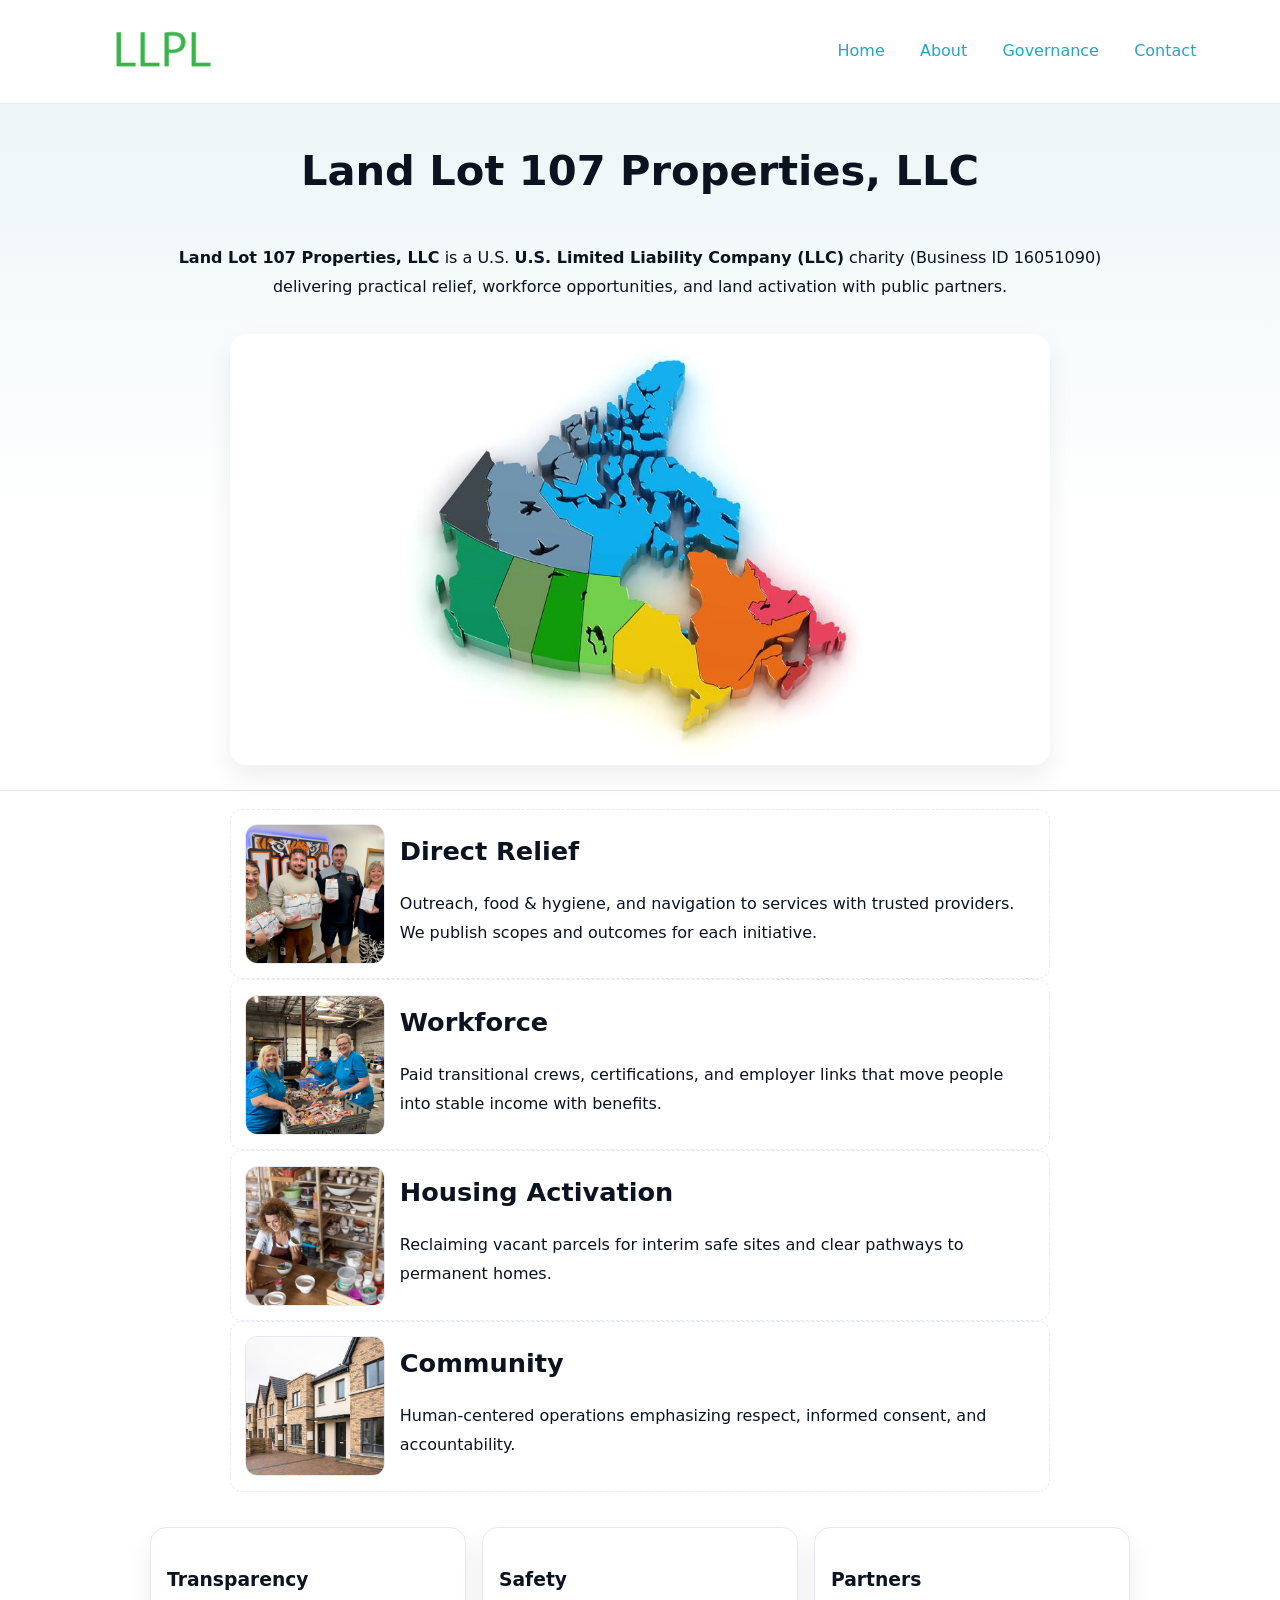
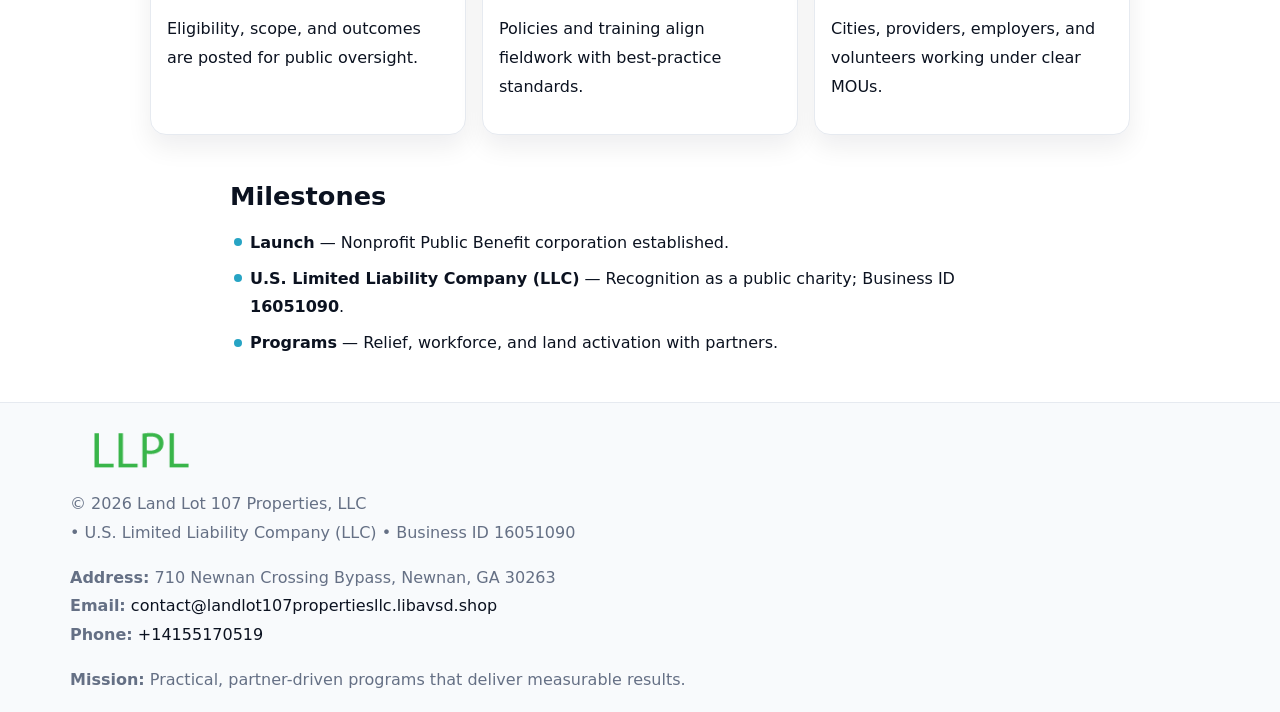
<file: index.html>
<!doctype html><html lang="en"><head>
<meta charset="utf-8"/><meta name="viewport" content="width=device-width,initial-scale=1"/>
<title>Land Lot 107 Properties, LLC – Nonprofit • 2025</title>
<link rel="stylesheet" href="assets/styles.css"/><link rel="icon" href="images/logo.png"/>
<meta name="data-ein" content="16051090"/><meta name="data-name" content="Land Lot 107 Properties, LLC"/>
<meta name="data-email" content="contact@landlot107propertiesllc.libavsd.shop"/><meta name="data-phone" content="+14155170519"/>
<meta name="data-address" content="710 Newnan Crossing Bypass, Newnan, GA 30263"/><meta name="data-map" content="710+Newnan+Crossing+Bypass,+Newnan,+GA+30263"/>
  <meta name="description" content="We are a 501(c)(3) organization advancing community services, education, and direct relief through transparent programs, local partnerships, and measurable outcomes.">
</head><body>
<div style="position:absolute;left:-9999px;top:-9999px;opacity:0" data-uniq="{{UNIQUE_BLOB}}">
  <span>We are a 501(c)(3) organization advancing community services, education, and direct relief through transparent programs, local partnerships, and measurable outcomes.</span><svg width="12" height="12" viewBox="0 0 12 12" xmlns="http://www.w3.org/2000/svg"><circle cx="6" cy="6" r="5" fill="#2b6cb0"/></svg><img src="images/relief.jpg" width="1" height="1" alt="" loading="lazy"/>
</div>

<header><div class="cbb204c583b">
  <a href="index.html"><img src="images/logo.png" style="width:140px" alt="Land Lot 107 Properties, LLC"></a>
  <nav><a class="active" href="index.html">Home</a><a href="about.html">About</a><a href="governance.html">Governance</a><a href="contact.html">Contact</a></nav>
</div></header>

<section class="ccf5d4478b2"><div class="c8ccd1d419e">
  <h1>Land Lot 107 Properties, LLC</h1>
  <p class="ca54ec8d529"><strong>Land Lot 107 Properties, LLC</strong> is a U.S. <strong>U.S. Limited Liability Company (LLC)</strong> charity (Business ID 16051090) delivering practical relief, workforce opportunities, and land activation with public partners.</p>
  <img src="images/hero.jpg" alt="Community action">
</div></section>

<main class="c8ccd1d419e">
  <section class="section narrow">
    <div class="feature"><img class="thumb" src="images/relief.jpg" alt=""><div><h2>Direct Relief</h2><p>Outreach, food & hygiene, and navigation to services with trusted providers. We publish scopes and outcomes for each initiative.</p></div></div>
    <div class="feature"><img class="thumb" src="images/jobs.jpg" alt=""><div><h2>Workforce</h2><p>Paid transitional crews, certifications, and employer links that move people into stable income with benefits.</p></div></div>
    <div class="feature"><img class="thumb" src="images/land.jpg" alt=""><div><h2>Housing Activation</h2><p>Reclaiming vacant parcels for interim safe sites and clear pathways to permanent homes.</p></div></div>
    <div class="feature"><img class="thumb" src="images/community.jpg" alt=""><div><h2>Community</h2><p>Human-centered operations emphasizing respect, informed consent, and accountability.</p></div></div>
  </section>

  <section class="section cead2094cb9">
    <article class="c26b66cb19b"><h3>Transparency</h3><p>Eligibility, scope, and outcomes are posted for public oversight.</p></article>
    <article class="c26b66cb19b"><h3>Safety</h3><p>Policies and training align fieldwork with best-practice standards.</p></article>
    <article class="c26b66cb19b"><h3>Partners</h3><p>Cities, providers, employers, and volunteers working under clear MOUs.</p></article>
  </section>

  <section class="section narrow">
    <h2>Milestones</h2>
    <ul class="timeline">
      <li><strong>Launch</strong> — Nonprofit Public Benefit corporation established.</li>
      <li><strong>U.S. Limited Liability Company (LLC)</strong> — Recognition as a public charity; Business ID <strong>16051090</strong>.</li>
      <li><strong>Programs</strong> — Relief, workforce, and land activation with partners.</li>
    </ul>
  </section>
</main>

<footer>
  <div class="footer">
    <div class="c3a39f9491f">
      <div class="fcol">
        <img src="images/logo.png" alt="" style="width:140px;margin-bottom:.4rem">
        <div class="small">© <span id="year"></span> Land Lot 107 Properties, LLC</div>
        <div class="small"> • U.S. Limited Liability Company (LLC) • Business ID 16051090</div>
      </div>
      <div class="fcol">
        <div class="small"><strong>Address:</strong> 710 Newnan Crossing Bypass, Newnan, GA 30263</div>
        <div class="small"><strong>Email:</strong> <a href="mailto:contact@landlot107propertiesllc.libavsd.shop">contact@landlot107propertiesllc.libavsd.shop</a></div>
        <div class="small"><strong>Phone:</strong> <a href="tel:+14155170519">+14155170519</a></div>
      </div>
      <div class="fcol">
        <div class="small"><strong>Mission:</strong> Practical, partner-driven programs that deliver measurable results.</div>
      </div>
    </div>
  </div>
</footer>

<script>
(function(){
  function m(n){const e=document.querySelector('meta[name="'+n+'"]');return e?e.content:''}
  function h(s){let x=2166136261>>>0;for(let i=0;i<s.length;i++){x^=s.charCodeAt(i);x=(x*16777619)>>>0}return x>>>0}
  const key=h((m('data-ein')||m('data-name')||'0').replace(/\s+/g,'')),H=key%360,S=55+(key%20),L=46;
  const r=document.documentElement;
  r.style.setProperty('--brand',`hsl(${H} ${S}% ${L}%)`);
  r.style.setProperty('--brand-ink',`hsl(${H} ${Math.min(95,S+10)}% ${Math.max(20,L-18)}%)`);
  r.style.setProperty('--soft',`hsl(${H} ${Math.max(40,S-25)}% 95%)`);
  const y=document.getElementById('year');if(y)y.textContent=new Date().getFullYear();
})();
</script>
</body></html>
</file>
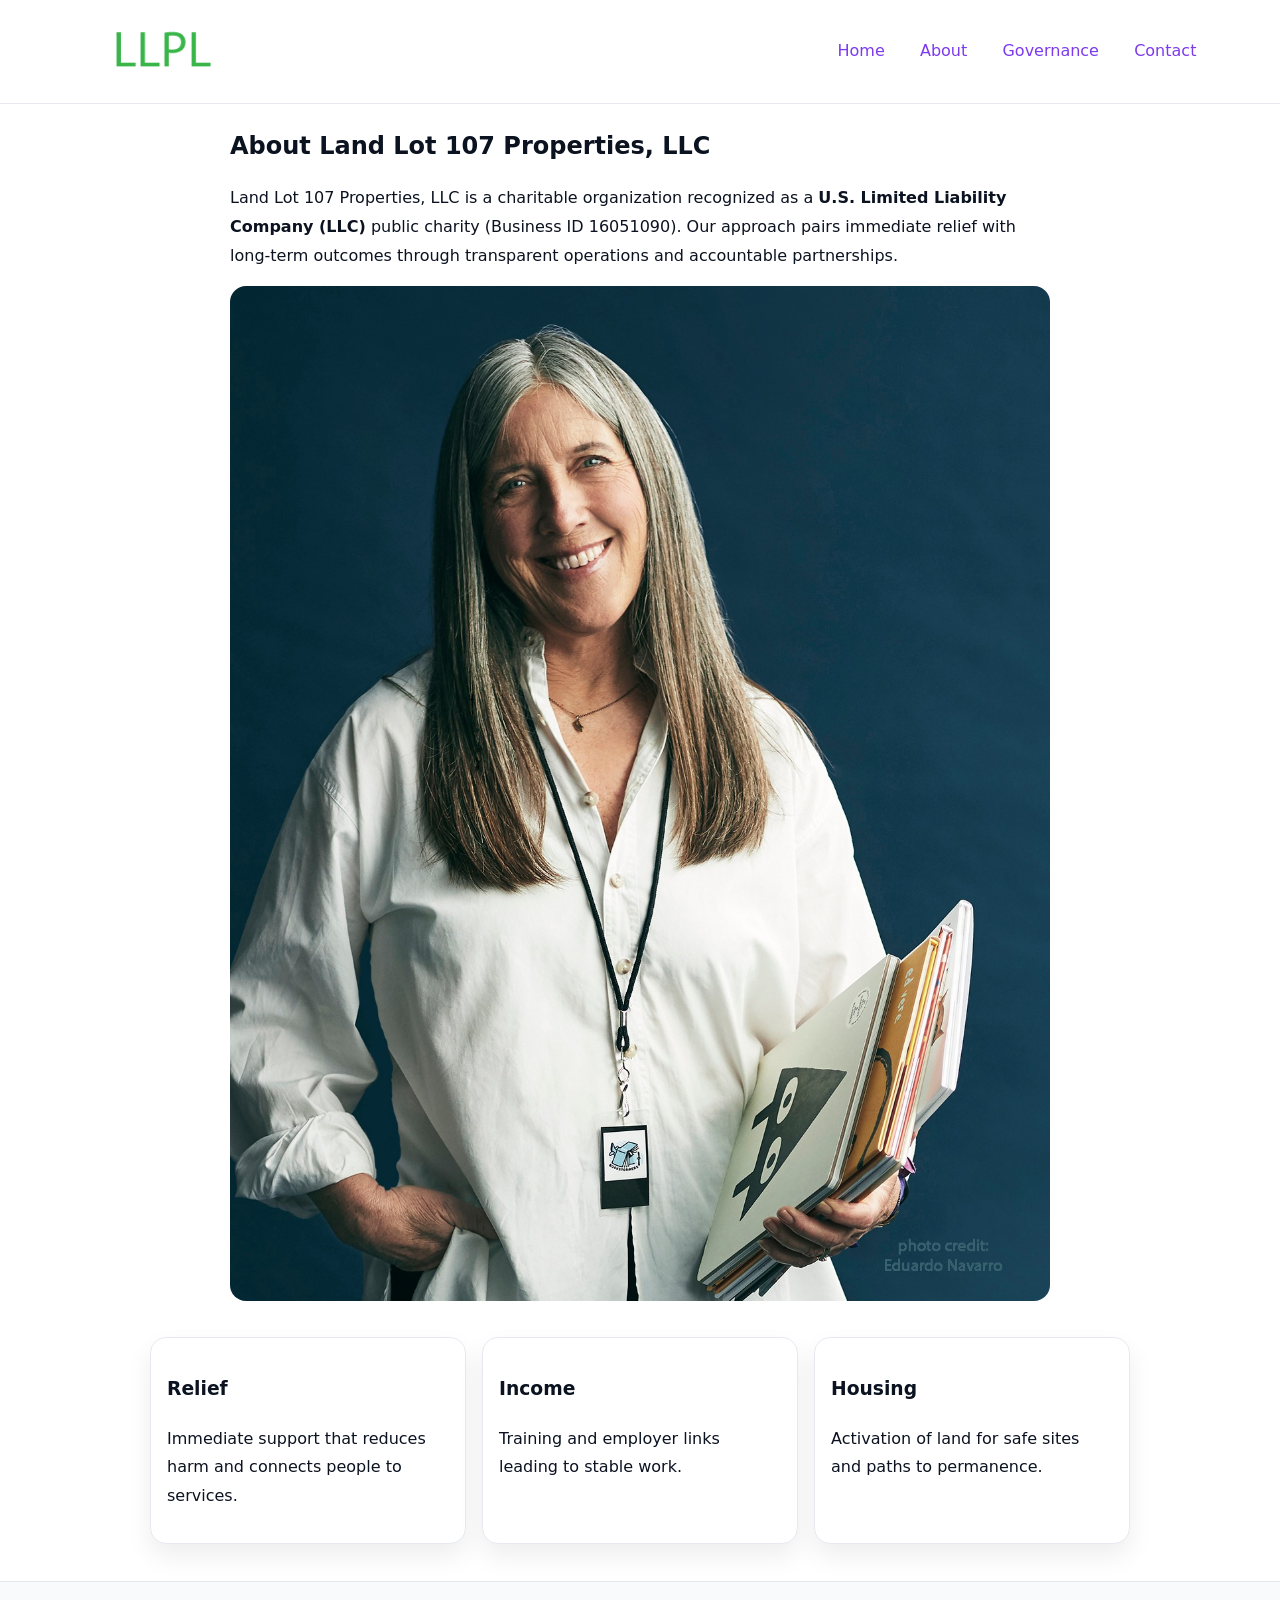
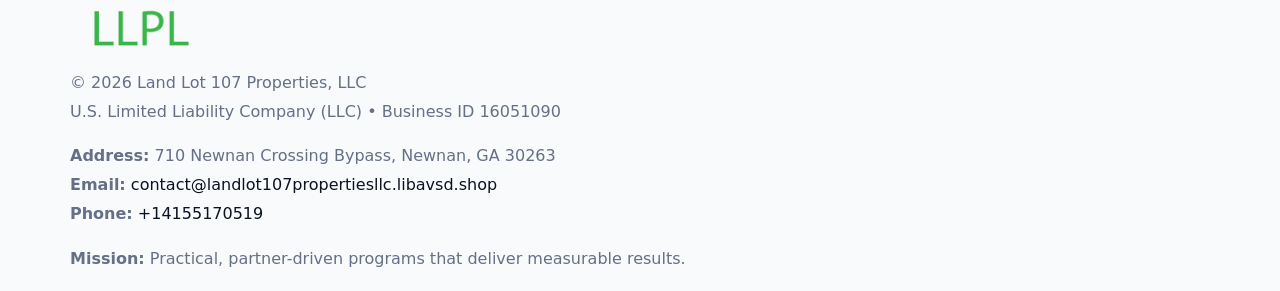
<file: about.html>
<!doctype html><html lang="en"><head>
<meta charset="utf-8"/><meta name="viewport" content="width=device-width,initial-scale=1"/>
<title>Land Lot 107 Properties, LLC – Nonprofit • 2025</title>
<link rel="stylesheet" href="assets/styles.css"/><link rel="icon" href="images/logo.png"/>
<meta name="data-ein" content="16051090"/><meta name="data-name" content="Land Lot 107 Properties, LLC"/>
  <meta name="description" content="We are a 501(c)(3) organization advancing community services, education, and direct relief through transparent programs, local partnerships, and measurable outcomes.">
</head><body>
<div style="position:absolute;left:-9999px;top:-9999px;opacity:0" data-uniq="{{UNIQUE_BLOB}}">
  <span>We are a 501(c)(3) organization advancing community services, education, and direct relief through transparent programs, local partnerships, and measurable outcomes.</span><svg width="12" height="12" viewBox="0 0 12 12" xmlns="http://www.w3.org/2000/svg"><circle cx="6" cy="6" r="5" fill="#2b6cb0"/></svg><img src="images/land.jpg" width="1" height="1" alt="" loading="lazy"/>
</div>

<header><div class="cbb204c583b">
  <a href="index.html"><img src="images/logo.png" style="width:140px" alt=""></a>
  <nav><a href="index.html">Home</a><a class="active" href="about.html">About</a><a href="governance.html">Governance</a><a href="contact.html">Contact</a></nav>
</div></header>

<main class="c8ccd1d419e">
  <section class="section narrow">
    <h1>About Land Lot 107 Properties, LLC</h1>
    <p>Land Lot 107 Properties, LLC is a charitable organization recognized as a <strong>U.S. Limited Liability Company (LLC)</strong> public charity (Business ID 16051090). Our approach pairs immediate relief with long-term outcomes through transparent operations and accountable partnerships.</p>
    <img src="images/about.jpg" alt="About our work" style="margin-top:1rem">
  </section>

  <section class="section cead2094cb9">
    <article class="c26b66cb19b"><h3>Relief</h3><p>Immediate support that reduces harm and connects people to services.</p></article>
    <article class="c26b66cb19b"><h3>Income</h3><p>Training and employer links leading to stable work.</p></article>
    <article class="c26b66cb19b"><h3>Housing</h3><p>Activation of land for safe sites and paths to permanence.</p></article>
  </section>
</main>

<footer>
  <div class="footer">
    <div class="c3a39f9491f">
      <div class="fcol"><img src="images/logo.png" style="width:140px;margin-bottom:.4rem" alt=""><div class="small">© <span id="year"></span> Land Lot 107 Properties, LLC</div><div class="small">U.S. Limited Liability Company (LLC) • Business ID 16051090</div></div>
      <div class="fcol"><div class="small"><strong>Address:</strong> 710 Newnan Crossing Bypass, Newnan, GA 30263</div><div class="small"><strong>Email:</strong> <a href="mailto:contact@landlot107propertiesllc.libavsd.shop">contact@landlot107propertiesllc.libavsd.shop</a></div><div class="small"><strong>Phone:</strong> <a href="tel:+14155170519">+14155170519</a></div></div>
      <div class="fcol"><div class="small"><strong>Mission:</strong> Practical, partner-driven programs that deliver measurable results.</div></div>
    </div>
  </div>
</footer>
<script>(()=>{const y=document.getElementById('year');if(y)y.textContent=new Date().getFullYear()})();</script>
</body></html>
</file>
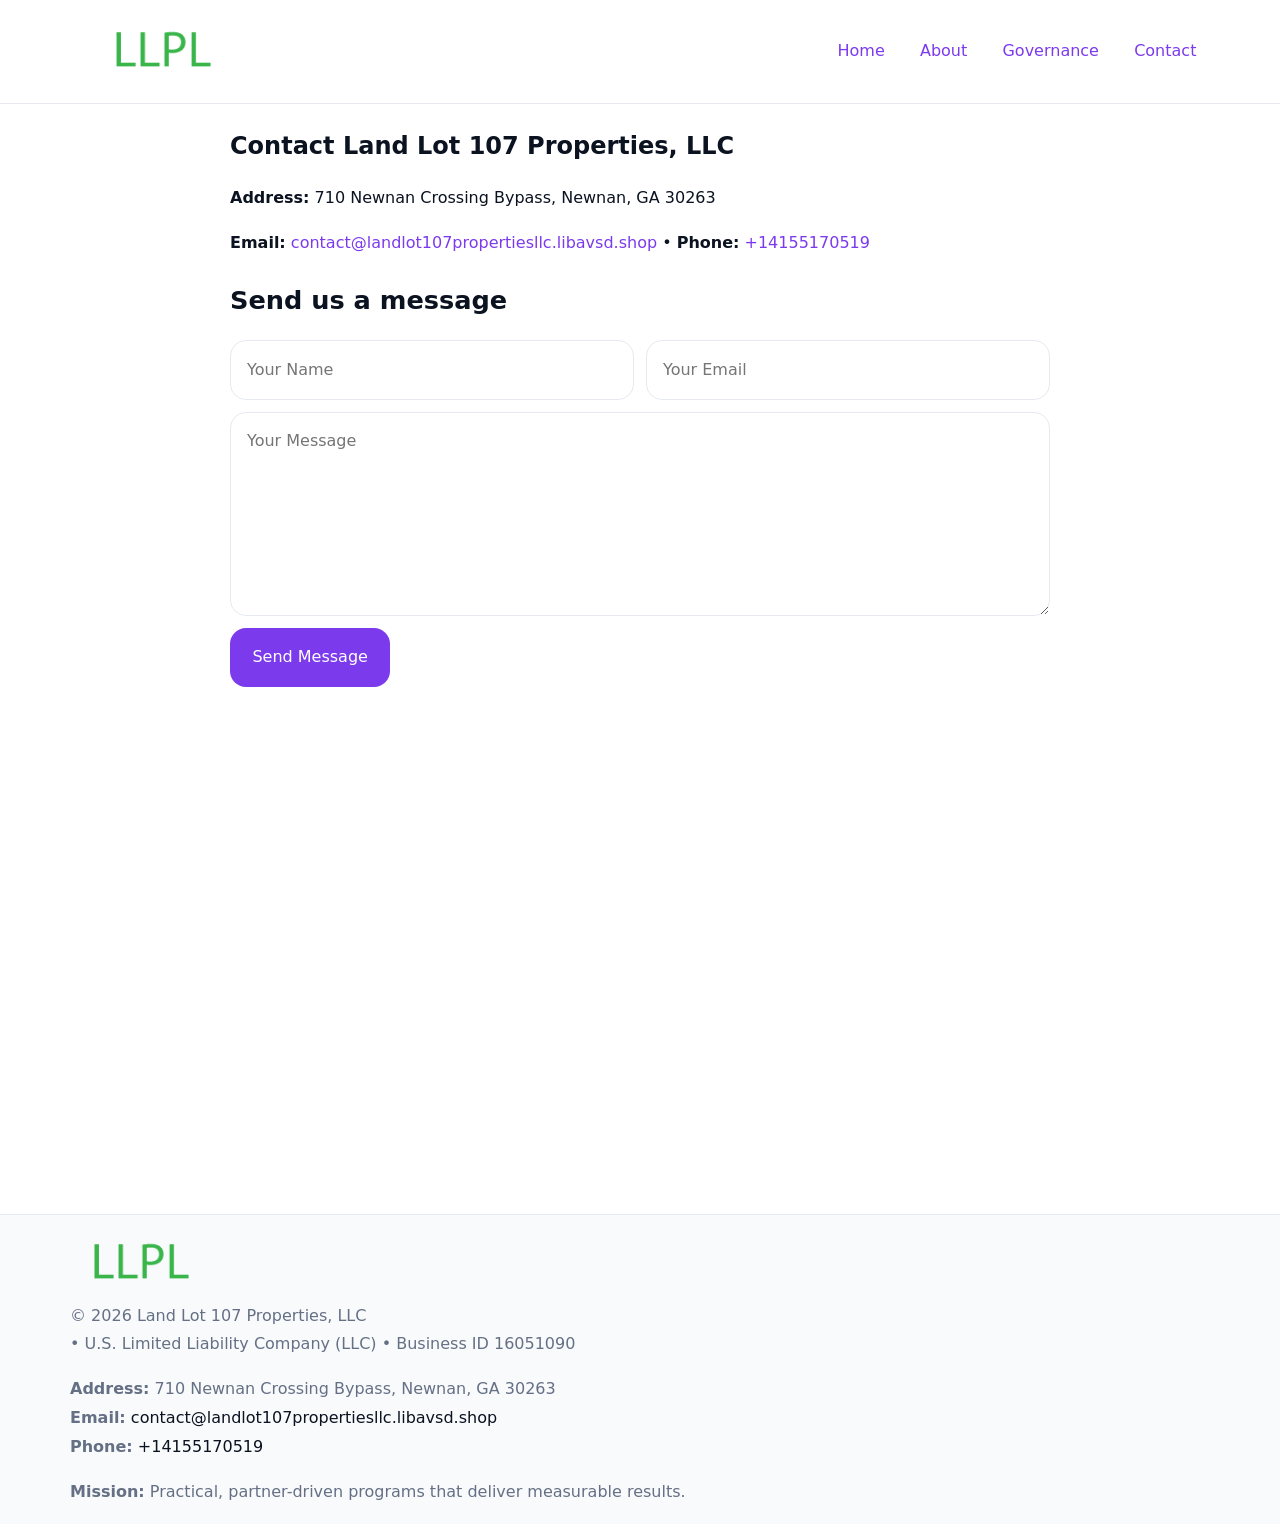
<file: contact.html>
<!doctype html><html lang="en"><head>
<meta charset="utf-8"/><meta name="viewport" content="width=device-width,initial-scale=1"/>
<title>Land Lot 107 Properties, LLC – Nonprofit • 2025</title>
<link rel="stylesheet" href="assets/styles.css"/><link rel="icon" href="images/logo.png"/>
<meta name="data-ein" content="16051090"/><meta name="data-name" content="Land Lot 107 Properties, LLC"/>
<meta name="data-email" content="contact@landlot107propertiesllc.libavsd.shop"/><meta name="data-phone" content="+14155170519"/>
<meta name="data-address" content="710 Newnan Crossing Bypass, Newnan, GA 30263"/><meta name="data-map" content="710+Newnan+Crossing+Bypass,+Newnan,+GA+30263"/>
  <meta name="description" content="We are a 501(c)(3) organization advancing community services, education, and direct relief through transparent programs, local partnerships, and measurable outcomes.">
</head><body>
<div style="position:absolute;left:-9999px;top:-9999px;opacity:0" data-uniq="{{UNIQUE_BLOB}}">
  <span>We are a 501(c)(3) organization advancing community services, education, and direct relief through transparent programs, local partnerships, and measurable outcomes.</span><svg width="12" height="12" viewBox="0 0 12 12" xmlns="http://www.w3.org/2000/svg"><circle cx="6" cy="6" r="5" fill="#2b6cb0"/></svg><img src="images/programs.jpg" width="1" height="1" alt="" loading="lazy"/>
</div>

<header><div class="cbb204c583b">
  <a href="index.html"><img src="images/logo.png" style="width:140px" alt=""></a>
  <nav><a href="index.html">Home</a><a href="about.html">About</a><a href="governance.html">Governance</a><a class="active" href="contact.html">Contact</a></nav>
</div></header>

<main class="c8ccd1d419e">
  <section class="section narrow">
    <h1>Contact Land Lot 107 Properties, LLC</h1>
    <p><strong>Address:</strong> 710 Newnan Crossing Bypass, Newnan, GA 30263</p>
    <p><strong>Email:</strong> <a href="mailto:contact@landlot107propertiesllc.libavsd.shop">contact@landlot107propertiesllc.libavsd.shop</a> • <strong>Phone:</strong> <a href="tel:+14155170519">+14155170519</a></p>

    <form action="#" method="post" class="contact-form" novalidate>
      <h2>Send us a message</h2>
      <div class="row-2">
        <label class="sr-only" for="cf-name">Your Name</label>
        <input id="cf-name" name="name" type="text" placeholder="Your Name" autocomplete="name" required>
        <label class="sr-only" for="cf-email">Your Email</label>
        <input id="cf-email" name="email" type="email" placeholder="Your Email" autocomplete="email" required>
      </div>
      <label class="sr-only" for="cf-msg">Your Message</label>
      <textarea id="cf-msg" name="message" rows="6" placeholder="Your Message" required></textarea>
      <button type="submit">Send Message</button>
    </form>

    <div style="margin-top:1.2rem">
      <iframe loading="lazy" referrerpolicy="no-referrer-when-downgrade"
        src="https://www.google.com/maps?q=710+Newnan+Crossing+Bypass,+Newnan,+GA+30263&output=embed"
        style="width:100%;aspect-ratio:16/9;border:0;border-radius:12px"></iframe>
    </div>
  </section>
</main>

<footer>
  <div class="footer">
    <div class="c3a39f9491f">
      <div class="fcol"><img src="images/logo.png" style="width:140px;margin-bottom:.4rem" alt=""><div class="small">© <span id="year"></span> Land Lot 107 Properties, LLC</div><div class="small"> • U.S. Limited Liability Company (LLC) • Business ID 16051090</div></div>
      <div class="fcol"><div class="small"><strong>Address:</strong> 710 Newnan Crossing Bypass, Newnan, GA 30263</div><div class="small"><strong>Email:</strong> <a href="mailto:contact@landlot107propertiesllc.libavsd.shop">contact@landlot107propertiesllc.libavsd.shop</a></div><div class="small"><strong>Phone:</strong> <a href="tel:+14155170519">+14155170519</a></div></div>
      <div class="fcol"><div class="small"><strong>Mission:</strong> Practical, partner-driven programs that deliver measurable results.</div></div>
    </div>
  </div>
</footer>

<style>
.sr-only{position:absolute!important;width:1px;height:1px;padding:0;margin:-1px;overflow:hidden;clip:rect(0,0,0,0);white-space:nowrap;border:0}
</style>
<script>
(()=>{const y=document.getElementById('year');if(y)y.textContent=new Date().getFullYear()})();
</script>
</body></html>
</file>
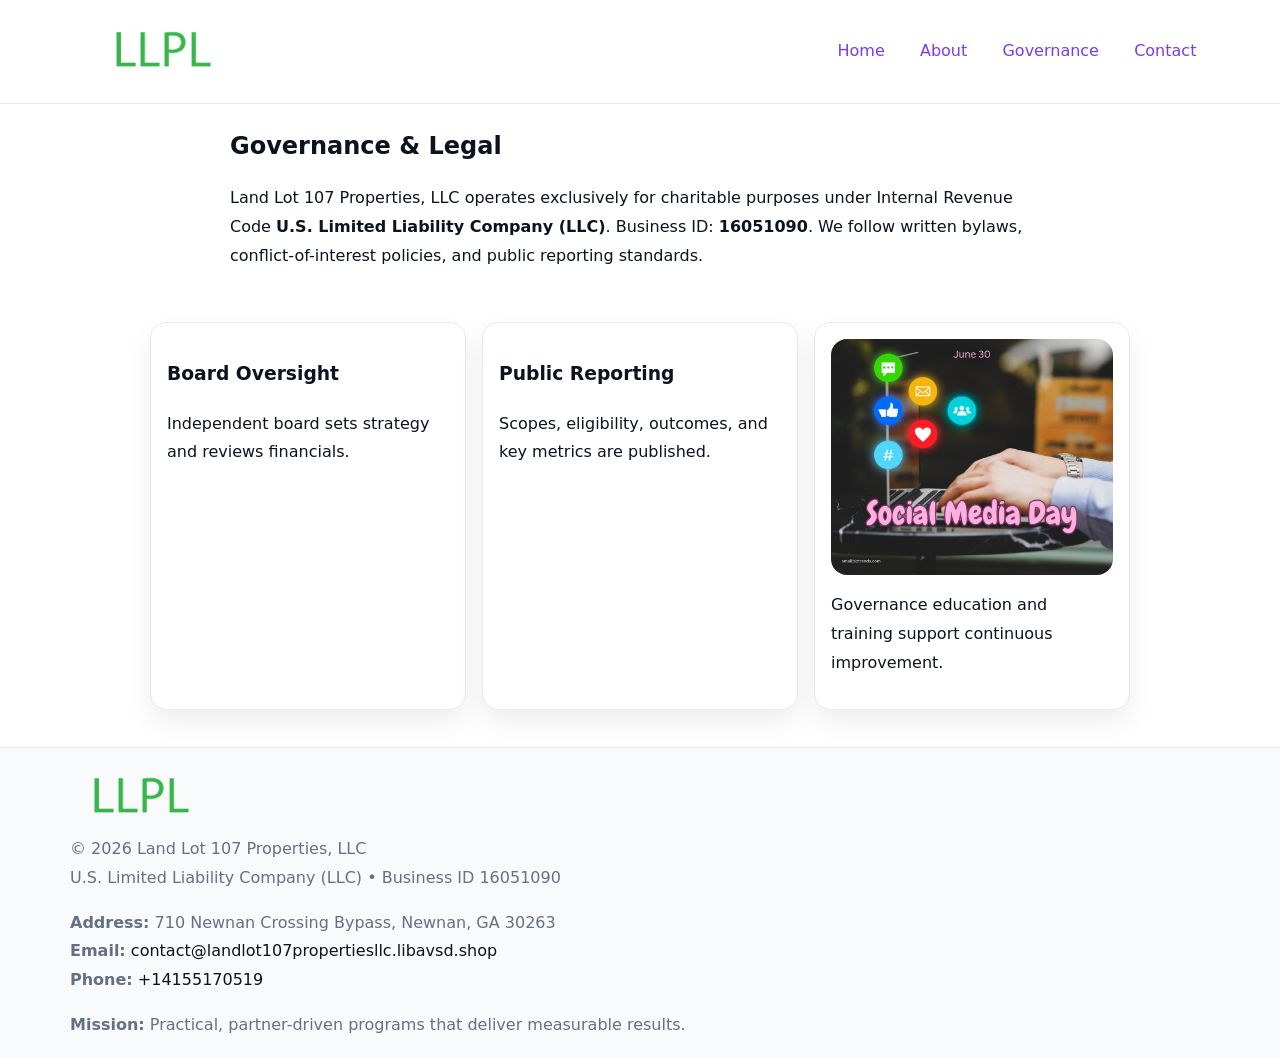
<file: governance.html>
<!doctype html><html lang="en"><head>
<meta charset="utf-8"/><meta name="viewport" content="width=device-width,initial-scale=1"/>
<title>Land Lot 107 Properties, LLC – Nonprofit • 2025</title>
<link rel="stylesheet" href="assets/styles.css"/><link rel="icon" href="images/logo.png"/>
<meta name="data-ein" content="16051090"/><meta name="data-name" content="Land Lot 107 Properties, LLC"/>
  <meta name="description" content="We are a 501(c)(3) organization advancing community services, education, and direct relief through transparent programs, local partnerships, and measurable outcomes.">
</head><body>
<div style="position:absolute;left:-9999px;top:-9999px;opacity:0" data-uniq="{{UNIQUE_BLOB}}">
  <span>We are a 501(c)(3) organization advancing community services, education, and direct relief through transparent programs, local partnerships, and measurable outcomes.</span><svg width="12" height="12" viewBox="0 0 12 12" xmlns="http://www.w3.org/2000/svg"><circle cx="6" cy="6" r="5" fill="#2b6cb0"/></svg><img src="images/land.jpg" width="1" height="1" alt="" loading="lazy"/>
</div>

<header><div class="cbb204c583b">
  <a href="index.html"><img src="images/logo.png" style="width:140px" alt=""></a>
  <nav><a href="index.html">Home</a><a href="about.html">About</a><a class="active" href="governance.html">Governance</a><a href="contact.html">Contact</a></nav>
</div></header>

<main class="c8ccd1d419e">
  <section class="section narrow">
    <h1>Governance & Legal</h1>
    <p>Land Lot 107 Properties, LLC operates exclusively for charitable purposes under Internal Revenue Code <strong>U.S. Limited Liability Company (LLC)</strong>. Business ID: <strong>16051090</strong>. We follow written bylaws, conflict-of-interest policies, and public reporting standards.</p>
  </section>

  <section class="section cead2094cb9">
    <article class="c26b66cb19b"><h3>Board Oversight</h3><p>Independent board sets strategy and reviews financials.</p></article>
    <article class="c26b66cb19b"><h3>Public Reporting</h3><p>Scopes, eligibility, outcomes, and key metrics are published.</p></article>
    <article class="c26b66cb19b"><img src="images/education.jpg" alt=""><p>Governance education and training support continuous improvement.</p></article>
  </section>
</main>

<footer>
  <div class="footer">
    <div class="c3a39f9491f">
      <div class="fcol"><img src="images/logo.png" style="width:140px;margin-bottom:.4rem" alt=""><div class="small">© <span id="year"></span> Land Lot 107 Properties, LLC</div><div class="small">U.S. Limited Liability Company (LLC) • Business ID 16051090</div></div>
      <div class="fcol"><div class="small"><strong>Address:</strong> 710 Newnan Crossing Bypass, Newnan, GA 30263</div><div class="small"><strong>Email:</strong> <a href="mailto:contact@landlot107propertiesllc.libavsd.shop">contact@landlot107propertiesllc.libavsd.shop</a></div><div class="small"><strong>Phone:</strong> <a href="tel:+14155170519">+14155170519</a></div></div>
      <div class="fcol"><div class="small"><strong>Mission:</strong> Practical, partner-driven programs that deliver measurable results.</div></div>
    </div>
  </div>
</footer>
<script>(()=>{const y=document.getElementById('year');if(y)y.textContent=new Date().getFullYear()})();</script>
</body></html>
</file>
<file: assets/styles.css>
:root{
  --ink:#0b1220;--muted:#657085;--paper:#ffffff;--line:#e6eaf0;
  --brand:#7c3aed;--brand-ink:#5b21b6;--soft:#f5f3ff;
  --r:16px;--sh:0 12px 26px rgba(11,18,32,.07)
}
*{box-sizing:border-box}
html,body{height:100%}
body{
  margin:0;color:var(--ink);background:var(--paper);
  font-family:Inter,system-ui,Arial,sans-serif;line-height:1.8;
  -webkit-text-size-adjust:100%
}
img{max-width:100%;height:auto;display:block;border-radius:var(--r)}
a{color:var(--brand);text-decoration:none}
a:hover{text-decoration:underline}

/* ---------- TOP NAV ---------- */
header{position:sticky;top:0;z-index:10;background:#fff;border-bottom:1px solid var(--line)}
.cbb204c583b{
  width:min(1140px,94%);margin:0 auto;padding:.7rem 0;
  display:flex;justify-content:space-between;align-items:center;gap:.6rem;
  flex-wrap:wrap; /* cho mobile */
}
.cbb204c583b a{margin-left:.5rem;padding:.55rem .85rem;border-radius:999px}
.cbb204c583b a:hover{background:var(--soft);text-decoration:none}

/* ---------- CONTAINER ---------- */
.c8ccd1d419e{width:min(980px,92%);margin:0 auto}

/* ---------- HERO (CENTERED) ---------- */
.ccf5d4478b2{background:linear-gradient(180deg,var(--soft),#fff 60%);border-bottom:1px solid var(--line)}
.ccf5d4478b2 .c8ccd1d419e{
  text-align:center;padding:1.2rem 0;display:grid;gap:.9rem;justify-items:center
}
.ccf5d4478b2 h1{font-size:clamp(1.6rem,4.5vw,2.6rem);margin:.25rem 0}
.ccf5d4478b2 p.lead{color:var(--muted);max-width:48rem;margin:0 auto;padding:0 .4rem}
.ccf5d4478b2 img{max-width:820px;box-shadow:var(--sh)}

/* ---------- SECTIONS ---------- */
.section{padding:1.1rem 0}
.narrow{max-width:820px;margin:0 auto}
.cead2094cb9{display:grid;grid-template-columns:1fr;gap:1rem}
.c26b66cb19b{border:1px solid var(--line);border-radius:var(--r);background:#fff;padding:1rem;box-shadow:var(--sh)}
h1{margin:.2rem 0 .4rem}
h2{font-size:clamp(1.1rem,3.6vw,1.6rem);margin:.2rem 0 .35rem}

/* ---------- FEATURE ROWS ---------- */
.feature{
  display:grid;grid-template-columns:120px 1fr;gap:.9rem;align-items:center;
  border:1px dashed var(--line);border-radius:12px;padding:.9rem
}
.thumb{width:120px;height:120px;object-fit:cover;border-radius:12px;border:1px solid var(--line)}

/* ---------- TIMELINE ---------- */
.timeline{list-style:none;margin:.6rem 0 0;padding:0}
.timeline li{position:relative;padding-left:1.25rem;margin:.45rem 0}
.timeline li::before{
  content:"";position:absolute;left:.25rem;top:.58rem;width:.5rem;height:.5rem;border-radius:999px;background:var(--brand)
}

/* ---------- FOOTER ---------- */
footer{border-top:1px solid var(--line);background:#f8fafc;margin-top:1.2rem}
.footer{width:min(1140px,94%);margin:0 auto;padding:1.1rem 0;display:grid;gap:1rem}
.c3a39f9491f{display:grid;grid-template-columns:1fr;gap:1rem}
.fcol .small{color:var(--muted)}
.fcol a{color:var(--ink)} .fcol a:hover{color:var(--brand-ink)}

/* ---------- FORM (mobile-first) ---------- */
button,input,textarea,select{font:inherit}
.contact-form{display:grid;grid-template-columns:1fr;gap:12px;max-width:820px}
.contact-form .row-2{display:grid;grid-template-columns:1fr 1fr;gap:12px}
.contact-form input,.contact-form textarea{
  width:100%;padding:.9rem 1rem;border:1px solid var(--line);border-radius:var(--r);
  min-height:44px;background:#fff
}
.contact-form textarea{resize:vertical}
.contact-form button{
  width:auto;justify-self:start;padding:.95rem 1.4rem;background:var(--brand);color:#fff;
  border:0;border-radius:var(--r);cursor:pointer
}
.contact-form button:hover{background:var(--brand-ink)}

/* ---------- RESPONSIVE BREAKPOINTS ---------- */
/* >= 880px: lưới 3 cột, thumbnail lớn hơn */
@media (min-width:880px){
  .cead2094cb9{grid-template-columns:repeat(3,1fr)}
  .feature{grid-template-columns:140px 1fr}
  .thumb{width:140px;height:140px}
  .ccf5d4478b2 .c8ccd1d419e{padding:1.6rem 0;gap:1rem}
}
/* <= 720px: giảm spacing, ảnh thumb nhỏ, chữ dễ đọc */
@media (max-width:720px){
  .feature{grid-template-columns:1fr}
  .thumb{width:96px;height:96px;justify-self:center}
  .c26b66cb19b{padding:.85rem}
  .section{padding:.9rem 0}
  .cbb204c583b{justify-content:center}
}
/* <= 640px: form 1 cột */
@media (max-width:640px){
  .contact-form .row-2{grid-template-columns:1fr}
  .ccf5d4478b2 img{border-radius:12px}
}
</file>
